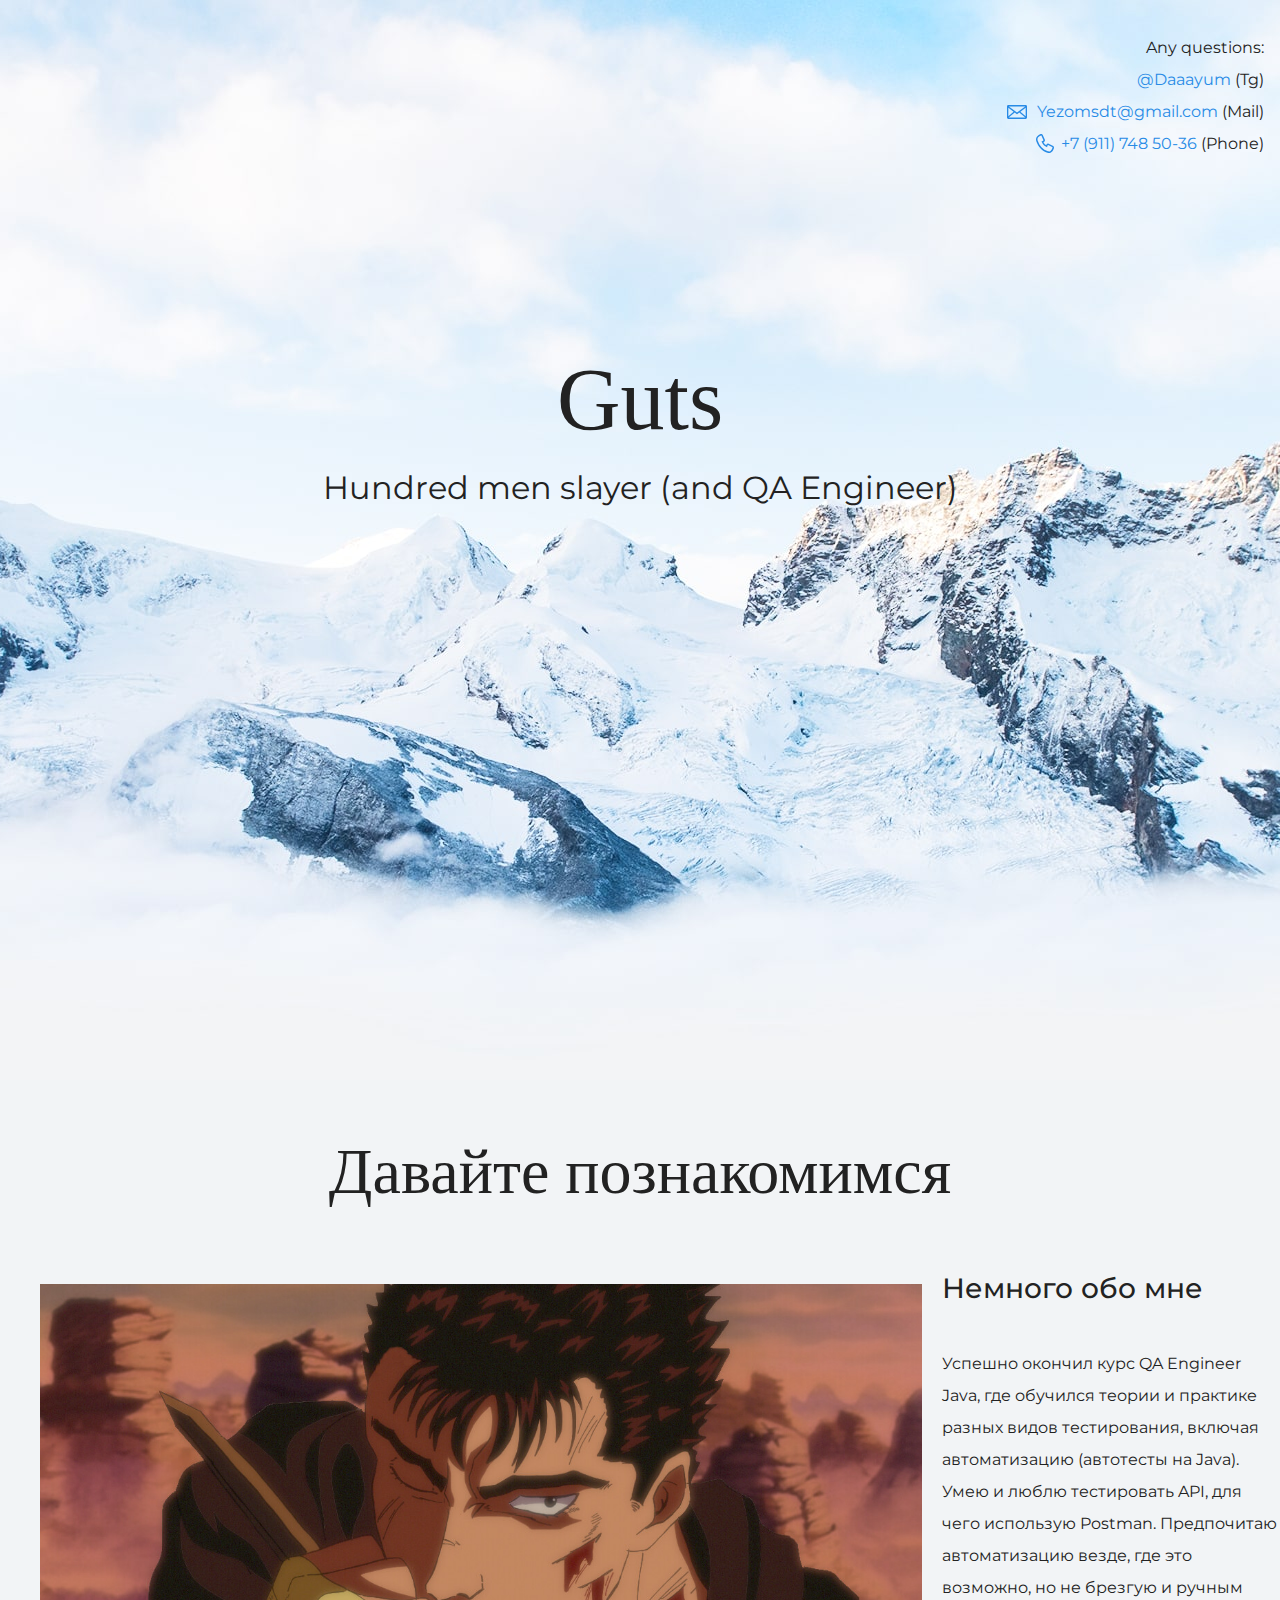
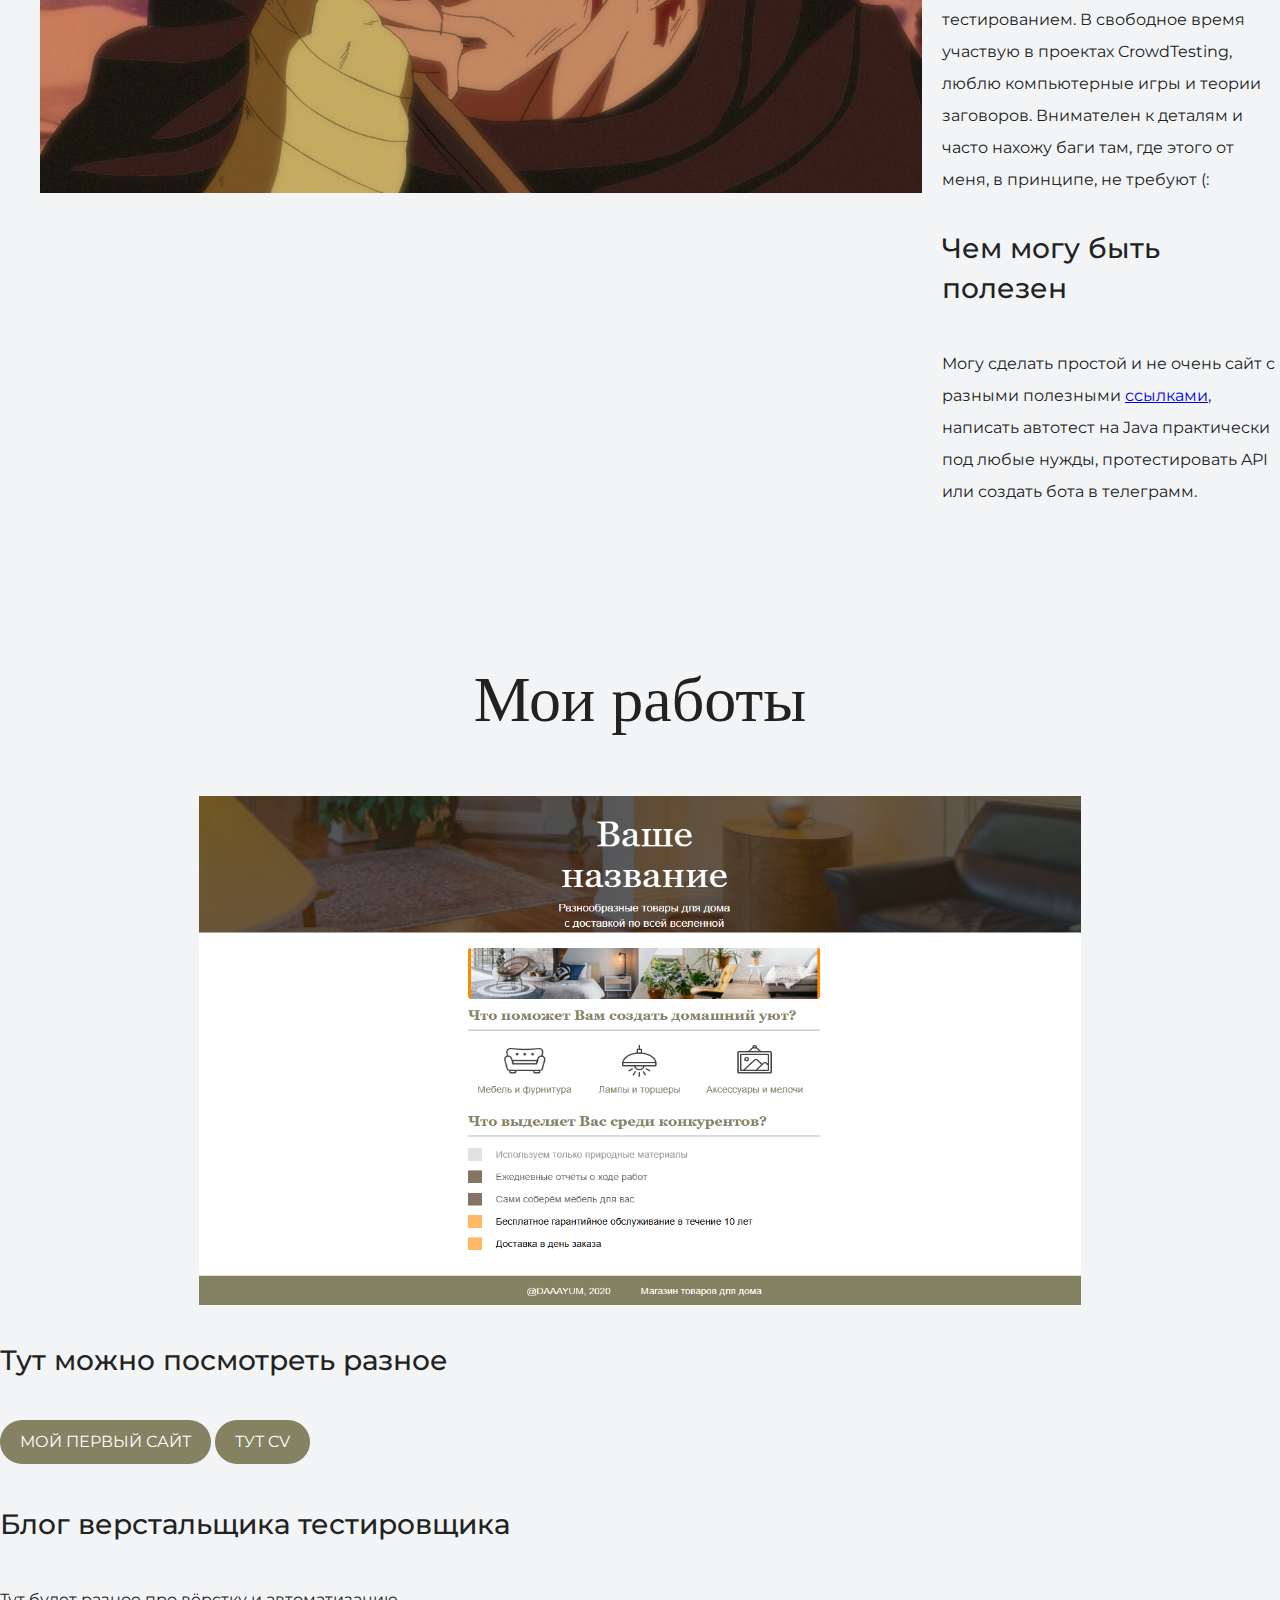
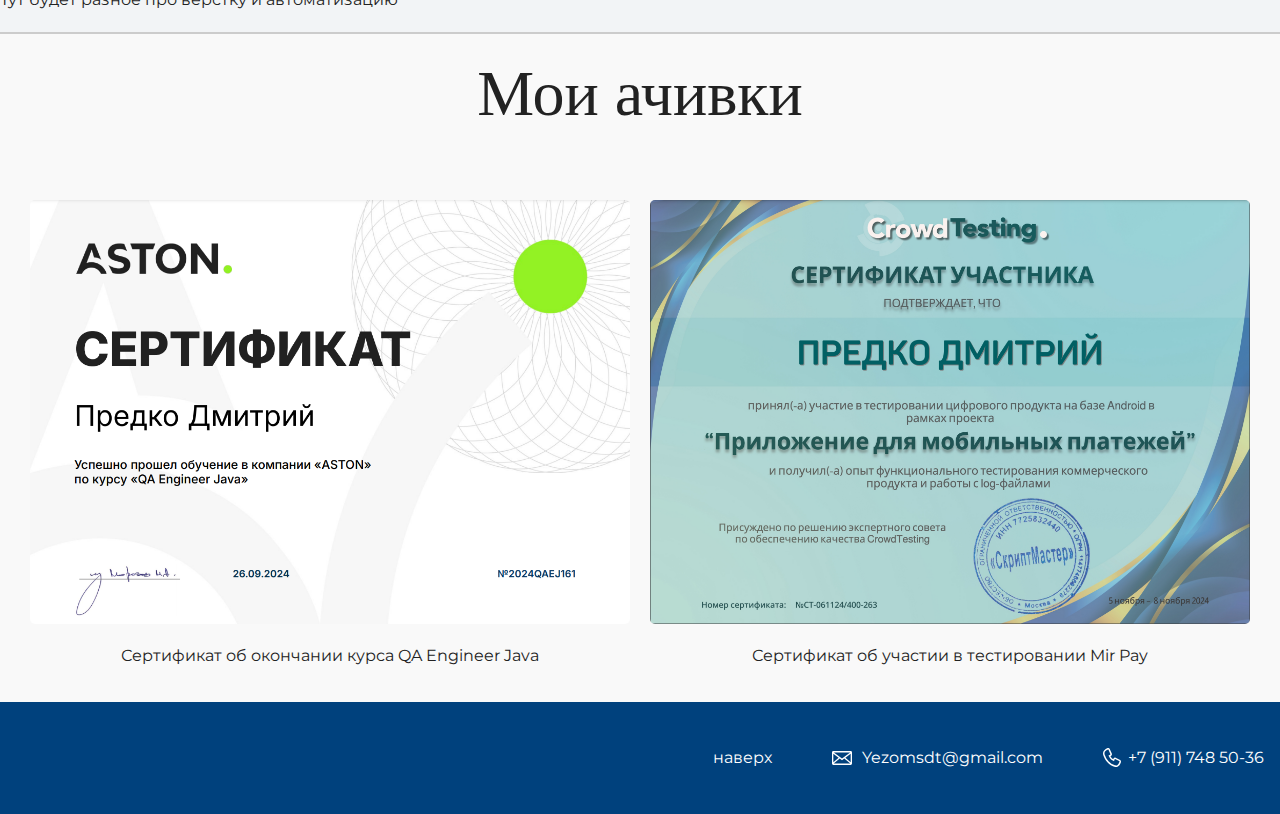
<file: index.html>
<!DOCTYPE html>
<html lang="ru">
  <head>
    <meta charset="UTF-8">
    <link rel="stylesheet" href="style.css">
    <link href="https://fonts.googleapis.com/css?family=Montserrat:400,500,700|Old+Standard+TT&display=swap&subset=cyrillic" rel="stylesheet">
    <title>Портфолио Гатца, Чёрного Мечника</title>
  </head>

  <body>
    <header class="page-header">
      <div class="container">
      <div id="upstairs">Any questions:</div>
      <a href="https://telegram.im/@Daaayum">@Daaayum</a> (Tg)
      <br><a class="header-email" href="mailto:Yezomsdt@gmail.com">Yezomsdt@gmail.com</a> (Mail)
      <br><a class="header-phone" href="tel:+79117485036">+7 (911) 748 50-36</a> (Phone)
      </div>
    </header>

    <section class="hero-image">
      <div class="container">
      <h1 class="heading">Guts</h1>
      <p>Hundred men slayer (and QA Engineer)</p>
      </div>
    </section>

    <section class="intro">
      <h2 class="subheading">Давайте познакомимся</h2>
      <div class="intro-content">
          <figure>
              <img src="files/user.jpg" width="882" height="509" alt="Фотография Гатса">
          </figure>
          <div class="intro-text">
              <h3>Немного обо мне</h3>
              <p>Успешно окончил курс QA Engineer Java, где обучился теории и практике разных видов тестирования, включая автоматизацию (автотесты на Java). Умею и люблю тестировать API, для чего использую Postman. Предпочитаю автоматизацию везде, где это возможно, но не брезгую и ручным тестированием. В свободное время участвую в проектах CrowdTesting, люблю компьютерные игры и теории заговоров. Внимателен к деталям и часто нахожу баги там, где этого от меня, в принципе, не требуют (:</p>
              <h3>Чем могу быть полезен</h3>
              <p>Могу сделать простой и не очень сайт с разными полезными <a href="https://rt.pornhub.com/">ссылками</a>, написать автотест на Java практически под любые нужды, протестировать API или создать бота в телеграмм.</p>
          </div>
      </div>
    </section>

    <section class="portfolio">
      <h2 class="subheading">Мои работы</h2>
        <figure class="project-image">
          <img src="img/project1.png" width="882" height="509">
        </figure>
      <h3>Тут можно посмотреть разное</h3>
      <a class="button" href="source/index.html">Мой первый сайт</a>
      <a class="button" href="img/CV.pdf">Тут CV</a>
      <h3>Блог верстальщика тестировщика</h3>
      <p>Тут будет разное про вёрстку и автоматизацию</p>
    </section>

    <section id="achievements" class="my-achievements">
      <h2 class="subheading">Мои ачивки</h2>
      <div class="achievements-gallery">
          <figure>
              <img src="img/aston1.png" alt="Achievement 1">
              <figcaption>Сертификат об окончании курса QA Engineer Java</figcaption>
          </figure>
          <figure>
              <img src="img/crowd1.png" alt="Achievement 2">
              <figcaption>Сертификат об участии в тестировании Mir Pay</figcaption>
          </figure>
      </div>
  </section>

    <footer class="page-footer">
      <div class="container">
        <a href="#upstairs">наверх</a>
        <a class="footer-email" href="mailto:Yezomsdt@gmail.com">Yezomsdt@gmail.com</a>
        <a class="footer-phone" href="tel:+79117485036">+7 (911) 748 50-36</a>
      </div>
    </footer>
  </body>
</html>
</file>
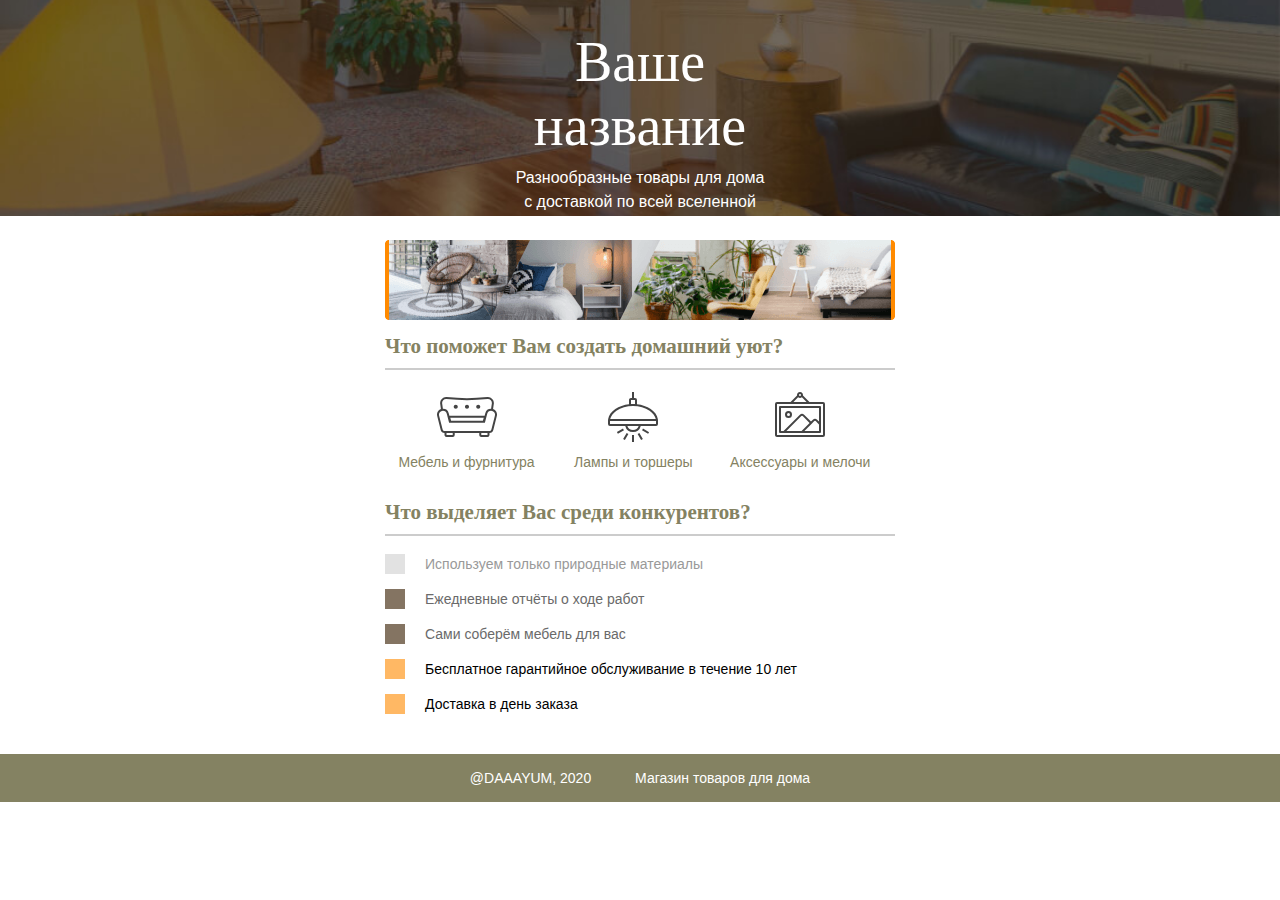
<file: source/index.html>
<!DOCTYPE html>
<html lang="ru">
  <head>
    <meta charset="utf-8">
    <title>Магазин товаров для дома</title>
    <link rel="stylesheet" href="style.css">
  </head>
  <body>
    <header class="site-header">
      <div class="container">
        <h1>Ваше название</h1>
        <p>Разнообразные товары для дома с доставкой по всей вселенной</p>
        <img src="img/samples.png" width="510" height="80" alt="Примеры товаров">
      </div>
    </header>

    <section class="features">
      <h2>Что поможет Вам создать домашний уют?</h2>
      <p class="feature-furniture">Мебель и фурнитура</p>
      <p class="feature-lighting">Лампы и торшеры</p>
      <p class="feature-accessories">Аксессуары и мелочи</p>
    </section>

    <section class="advantages">
      <h2>Что выделяет Вас среди конкурентов?</h2>
      <ul class="advantages-list">
        <li class="advantages-item">Используем только природные материалы</li>
        <li class="advantages-item standard">Ежедневные отчёты о ходе работ</li>
        <li class="advantages-item standard">Сами соберём мебель для вас</li>
        <li class="advantages-item vip">Бесплатное гарантийное обслуживание в течение 10 лет</li>
        <li class="advantages-item vip">Доставка в день заказа</li>
      </ul>
    </section>

    <footer class="site-footer">
      <div class="container">
        <p>@DAAAYUM, 2020</p>
        <p>Магазин товаров для дома</p>
      </div>
    </footer>
  </body>
</html>
</file>
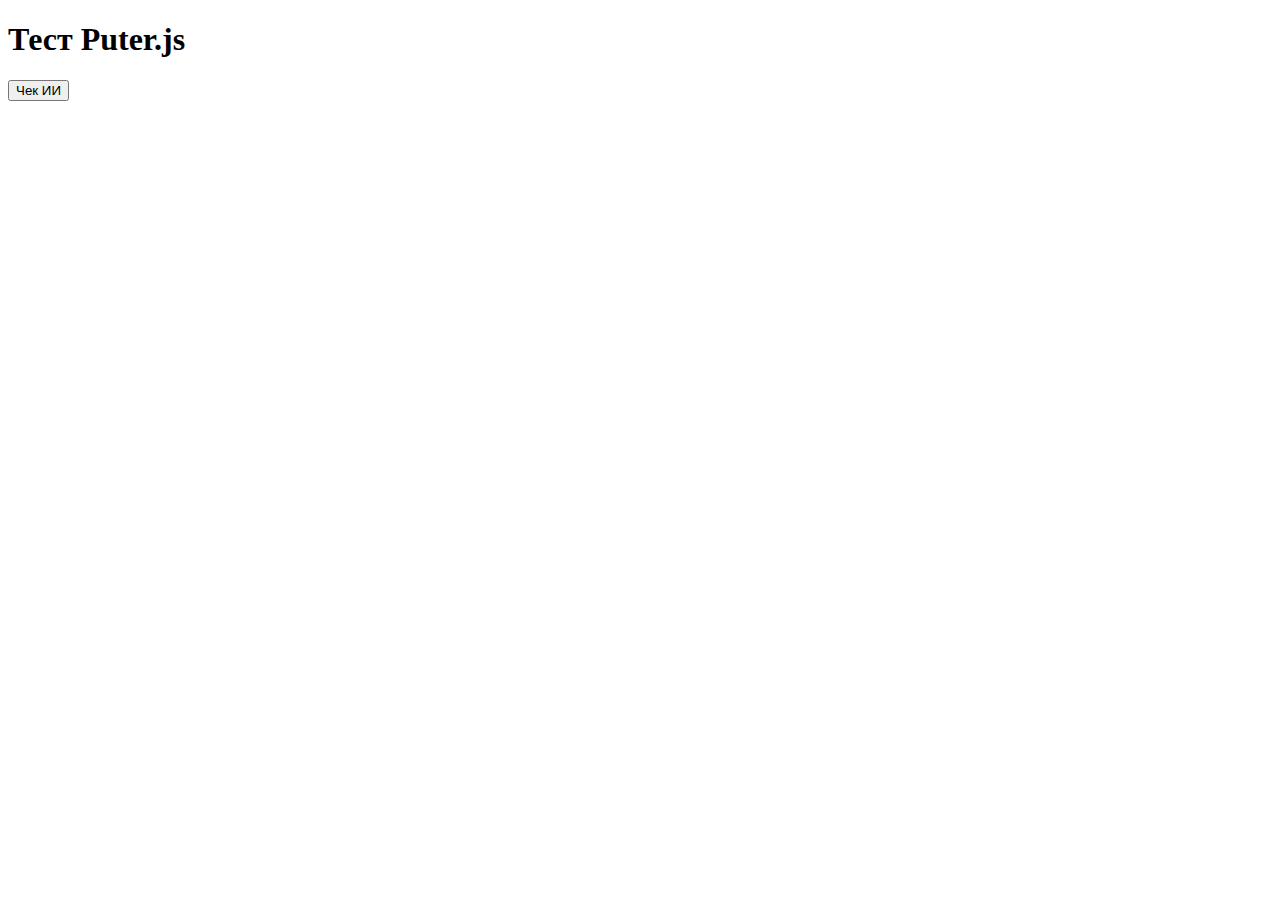
<file: test-puter.html>
<!DOCTYPE html>
<html>
<head>
  <meta charset="UTF-8">
  <title>Тест Puter</title>
</head>
<body>
  <h1>Тест Puter.js</h1>
  <button onclick="testChat()">Чек ИИ</button>
  <div id="output"></div>

  <script src="https://js.puter.com/v2/"></script>
  <script>
    async function testChat(){
      const output = document.getElementById('output');
      output.innerHTML = '🔄 Загрузка...';
      
      console.log('🔍 puter:', typeof puter);
      
      try {
        const response = await puter.ai.chat('Скажи "Привет, всё работает!"', {
          model: 'gpt-4o-mini'
        });
        output.innerHTML = '✅ Ответ: ' + response.text;
        console.log('✅ Успех:', response);
      } catch (err) {
        output.innerHTML = '❌ Ошибка: ' + err.message;
        console.error('❌ Ошибка:', err);
      }
    }
  </script>
</body>
</html>
</file>
<file: style.css>
body {
  margin: 0;
  padding: 0;
  min-width: 960px;
  font-family: "Montserrat", "Helvetica", "Arial", sans-serif;
  font-size: 16px;
  line-height: 32px;
  color: #222222;
  background-color: #f2f4f6;
  background-image: url("img/hero-bg.jpg");
  background-repeat: no-repeat;
  background-position: top center;
}

.container {
  max-width: 928px;
  margin: 0 auto;
  padding: 0 16px;
}

.page-header {
  margin: 0 0 160px;
  padding: 32px 0 32px;
}

.page-header .container,
.page-footer .container {
  max-width: 2000px;
  text-align: right;
}

.page-header a {
  margin-left: 56px;
  color: #288be6;
  text-decoration: none;
  background-repeat: no-repeat;
  background-position: left;
}

.header-email {
  padding-left: 30px;
  background-image: url("img/icon-email-header.svg");
}

.header-phone {
  padding-left: 25px;
  background-image: url("img/icon-phone-header.svg");
}

.hero-image {
  margin-bottom: 620px;
}

.hero-image .container {
  max-width: 1408px;
  text-align: center;
}

.heading {
  margin: 0 0 16px;
  font-family: "Old Standard TT", "Times", "Times New Roman", serif;
  font-size: 88px;
  line-height: 96px;
  font-weight: 400;
}

.hero-image p {
  margin: 0;
  font-size: 32px;
  line-height: 48px;
}

.intro {
  margin: 0 0 120px;
}

.subheading {
  margin: 0 0 56px;
  font-family: "Old Standard TT", "Times", "Times New Roman", serif;
  font-size: 64px;
  line-height: 80px;
  font-weight: 400;
  text-align: center;
}

.user-image {
  margin: 0 0 32px;
  text-align: center;
}

.intro h3,
.portfolio h3 {
  margin: 0 0 40px;
  font-size: 28px;
  line-height: 40px;
  font-weight: 500;
}

.intro p {
  margin: 0 0 32px;
}

.skills-list {
  margin: 0;
  padding: 0;
}

.skills-list dt {
  padding-left: 32px;
  background-repeat: no-repeat;
  background-position: left;
}

.skill-html {
  background-image: url("img/icon-html.svg");
}

.skill-css {
  background-image: url("img/icon-css.svg");
}

.level {
  margin: 4px 0 16px;
  padding: 0;
  height: 14px;
  font-size: 0;
  background-color: #ffffff;
  border: 1px solid #86c3fa;
  border-radius: 8px;
}

.level div {
  margin: 1px;
  height: 12px;
  background-color: #288be6;
  border-radius: 6px;
}

.portfolio {
  margin: 0 0 10px;
}

.projects {
  margin: 0;
  padding: 0;
  list-style: none;
}

.projects li {
  margin: 0 0 80px;
}

.project-image {
  margin: 0 0 24px;
  text-align: center;
}

.projects p {
  margin: 0 0 24px;
}

.button {
  padding: 6px 20px;
  display: inline-block;
  vertical-align: baseline;
  text-decoration: none;
  text-transform: uppercase;
  border-radius: 22px;
  background-color: #848262;
  color: #ffffff;
  margin-bottom: 40px;
  
}

.page-footer {
  padding: 40px 0;
  background-color: #00417d;
  color: #ffffff;
}

.page-footer a {
  margin-left: 56px;
  color: inherit;
  text-decoration: none;
  background-repeat: no-repeat;
  background-position: left;
}

.footer-email {
  padding-left: 30px;
  background-image: url("img/icon-email-footer.svg");
}

.footer-phone {
  padding-left: 25px;
  background-image: url("img/icon-phone-footer.svg");
}

.intro-content {
  display: flex;
  align-items: flex-start;
  margin: 20px 0;
  flex-wrap: wrap;
}

.intro-content figure {
  margin-right: 20px;
}

.intro-text {
  flex: 1;
  max-width: 100%;
}

@media (max-width: 768px) {
  .intro-content {
      flex-direction: column;
  }

  .intro-content figure {
      margin-right: 0;
      margin-bottom: 20px;
  }
}

.my-achievements {
  padding: 20px;
  background-color: #f9f9f9;
  border-top: 2px solid #ccc;
}

.achievements-gallery {
  display: flex;
  flex-wrap: wrap;
  justify-content: space-between;
}

.achievements-gallery figure {
  margin: 10px;
  flex: 1 1 calc(30% - 20px);
}

.achievements-gallery img {
  width: 100%;
  border-radius: 5px;
}

.achievements-gallery figcaption {
  text-align: center;
  margin-top: 5px;
}
</file>
<file: source/style.css>
body {
  margin: 0;
  padding: 0;
  font-family: "Arial", sans-serif;
  font-size: 14px;
  line-height: 20px;
  color: #848262;
}

h1 {
  width: 255px;
  margin: 0 auto 8px;
  font-family: "Georgia", serif;
  text-align: center;
  font-weight: normal;
  font-size: 56px;
  line-height: 64px;
}

h2 {
  border-bottom: 2px solid #cccccc;
  font-family: "Georgia", serif;
  padding-bottom: 12px;
}

.container {
  width: 510px;
  margin: 0 auto;
  padding: 0 20px;
}

.site-header {
  min-width: 550px;
  height: 186px;
  margin-bottom: 120px;
  padding-top: 30px;
  background: #628482 no-repeat center url("img/housepic.jpg");
  background-size: cover;
  color: #ffffff;
}

.site-header p {
  width: 255px;
  margin: 0 auto 26px;
  text-align: center;
  font-size: 16px;
  line-height: 24px; 
}

.site-header img {
  display: block;
  margin: 0 auto;
}

.features {
  width: 510px;
  margin: 0 auto 30px;
  padding: 0 20px;
}

.features p {
  display: inline-block;
  vertical-align: top;
  width: 30%;
  margin: 0 5px;
  background-repeat: no-repeat;
  background-position: center top;
  text-align: center;
}

.feature-furniture {
  padding-top: 65px;
  background-image: url("img/furniture.svg");
}

.feature-lighting {
  padding-top: 65px;
  background-image: url("img/lighting.svg");
}

.feature-accessories {
  padding-top: 65px;
  background-image: url("img/accessories.svg");
}

.advantages {
  width: 510px;
  margin: 0 auto 40px;
  padding: 0 20px;
}

.advantages-list {
  padding: 0;
  list-style: none;  
}

.advantages-item {
  margin-bottom: 15px;
  padding-left: 20px;
  border-left: 20px solid #e2e2e2;
  color: #999999;
}

.standard {
  border-color: #847462;
  color: #6a6a6a;
}

.vip {
  border-color: #ffb864;
  color: #000000;
}

.site-footer {
  min-width: 550px;
  background-color: #848262;
  color: #ffffff;
}

.site-footer .container {
  text-align: center;
}

.site-footer p {
  display: inline-block;
  vertical-align: middle;
  padding: 0 20px;
}

.intro-content {
  margin: 10px 0;
}

.intro-text {
  padding: 10px;
}
</file>
